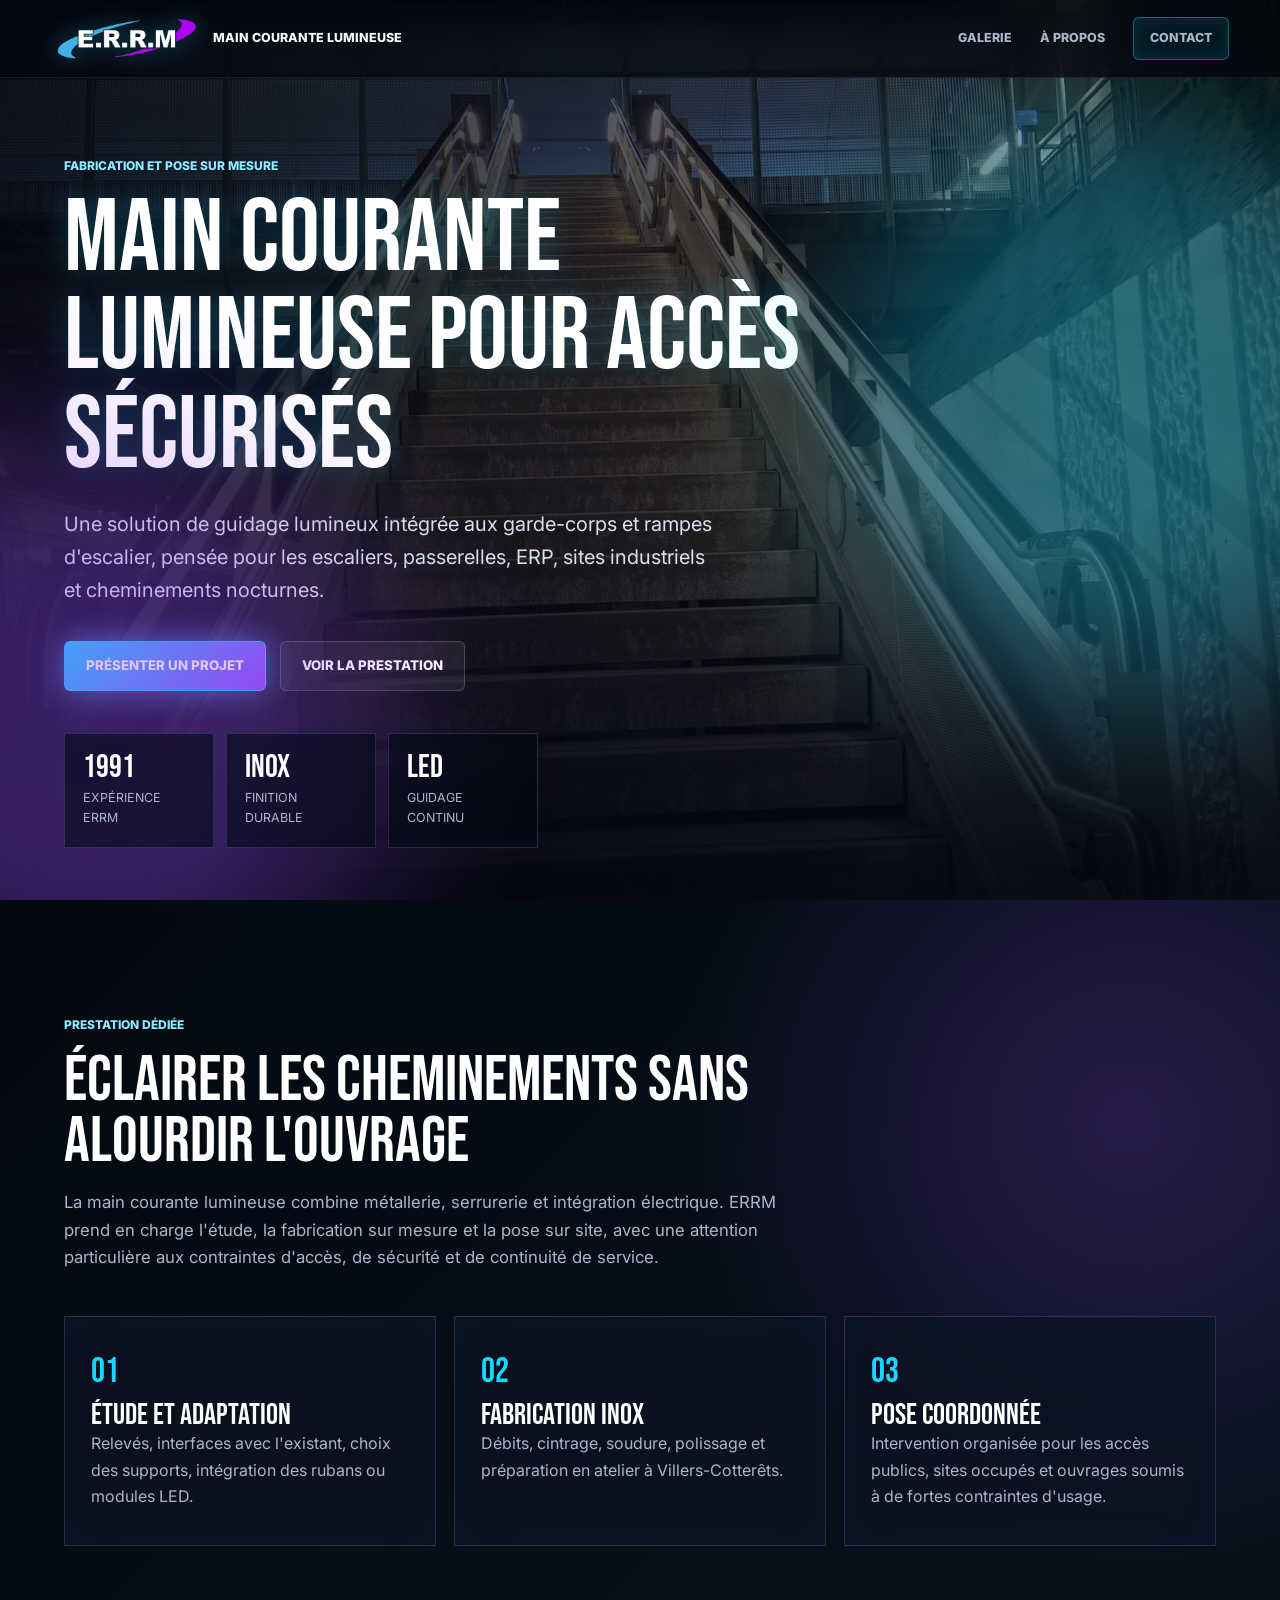
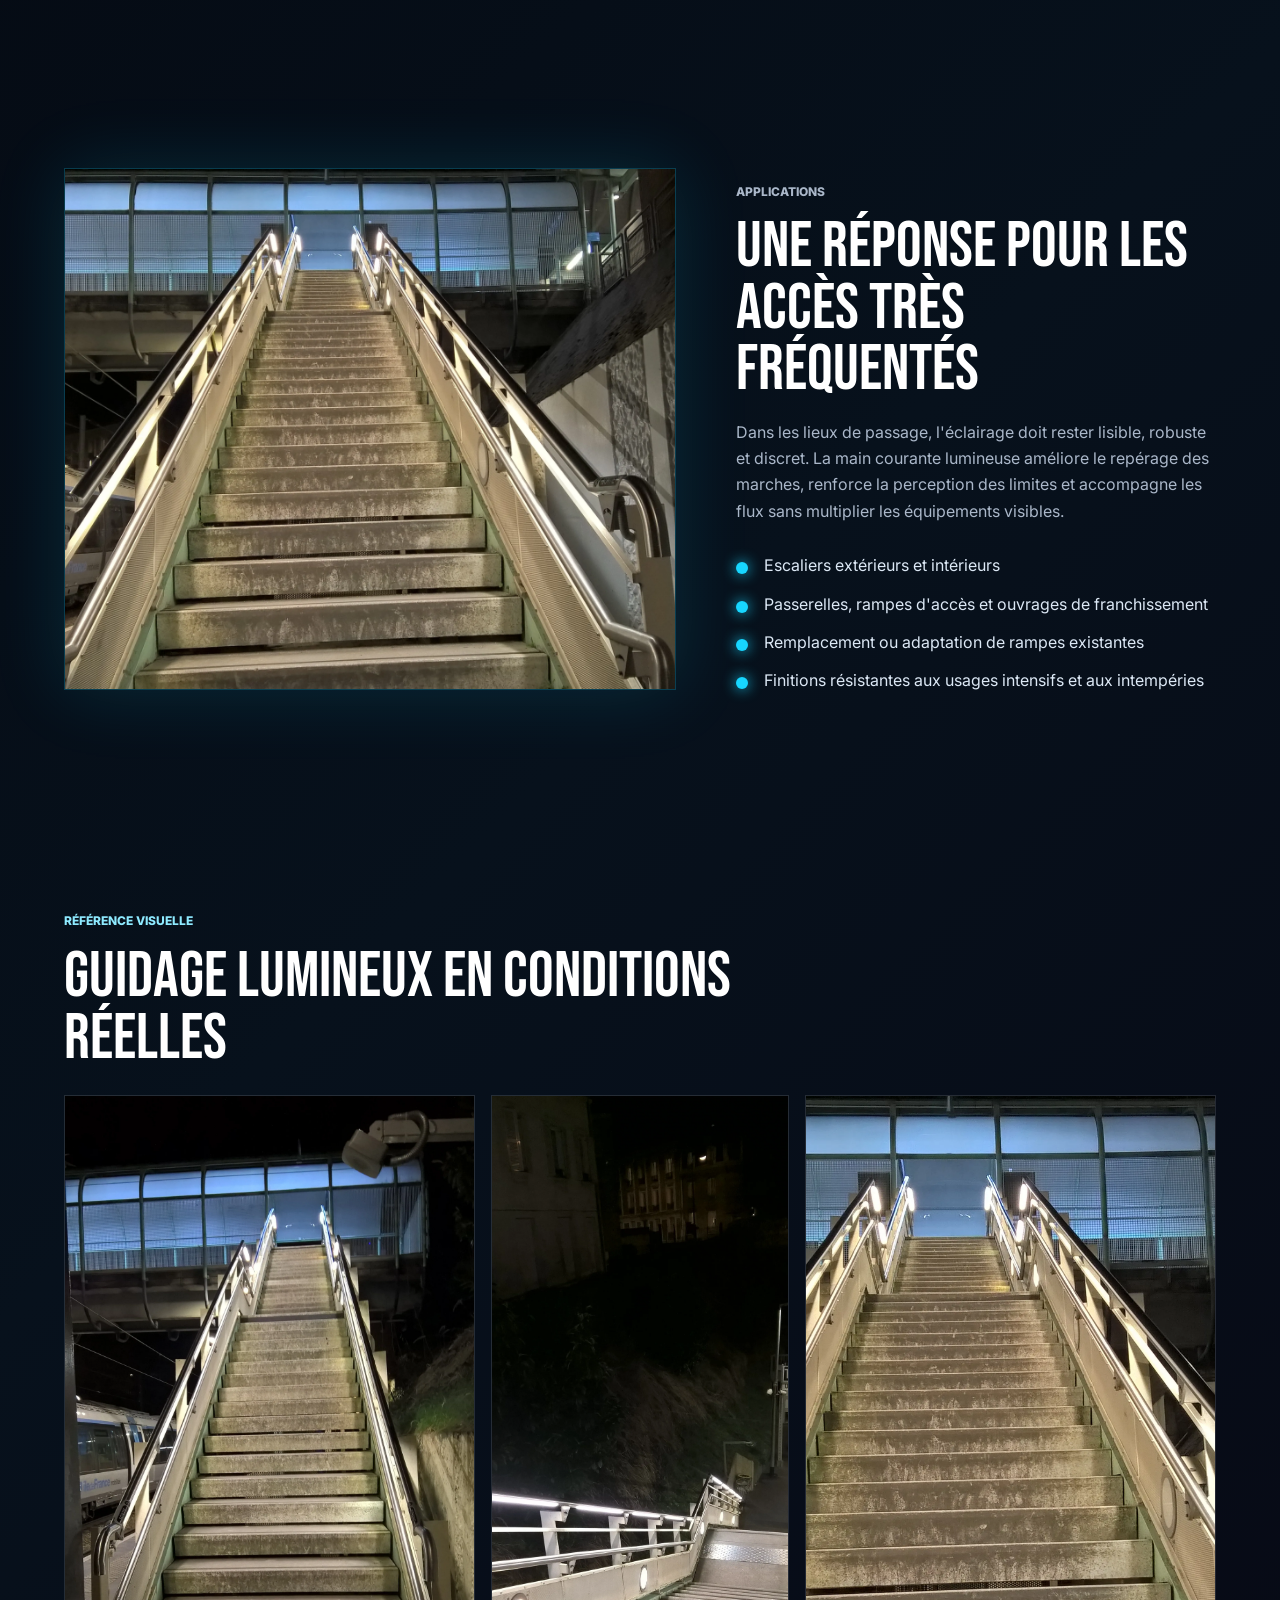
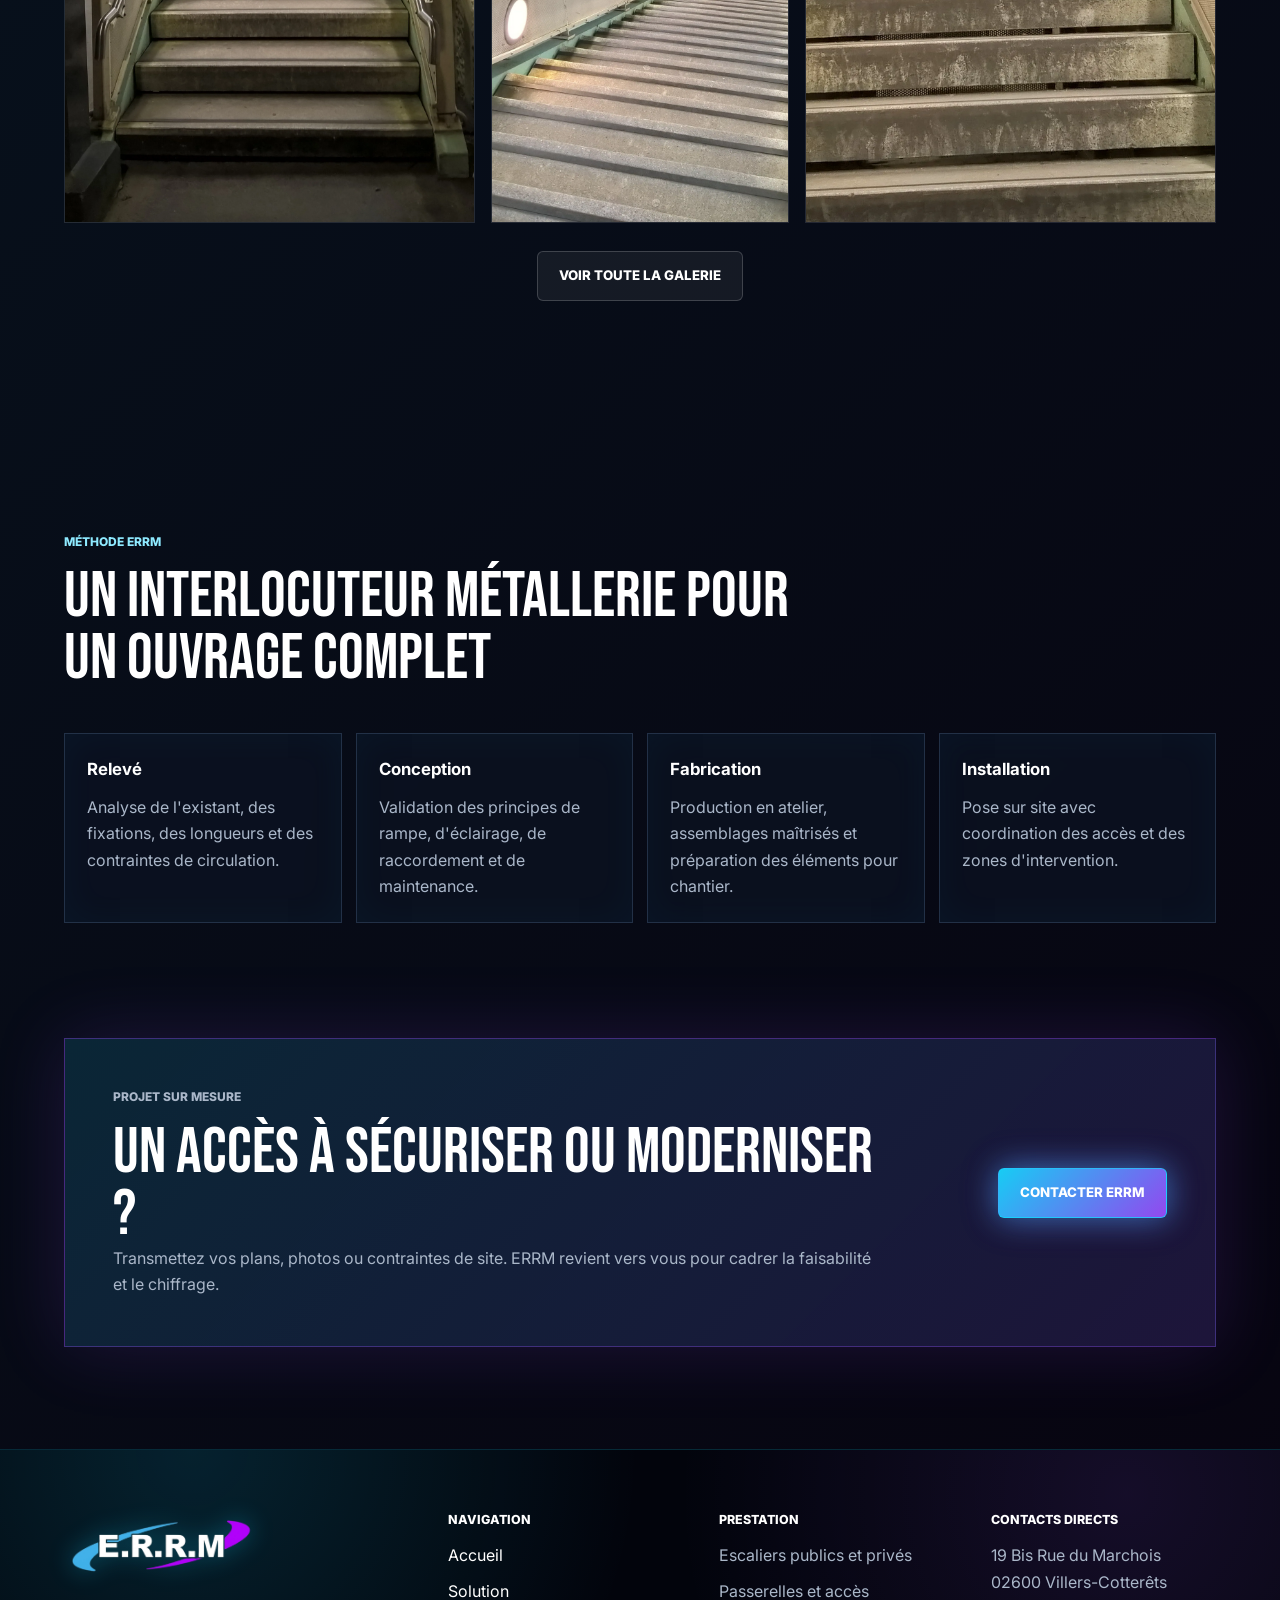
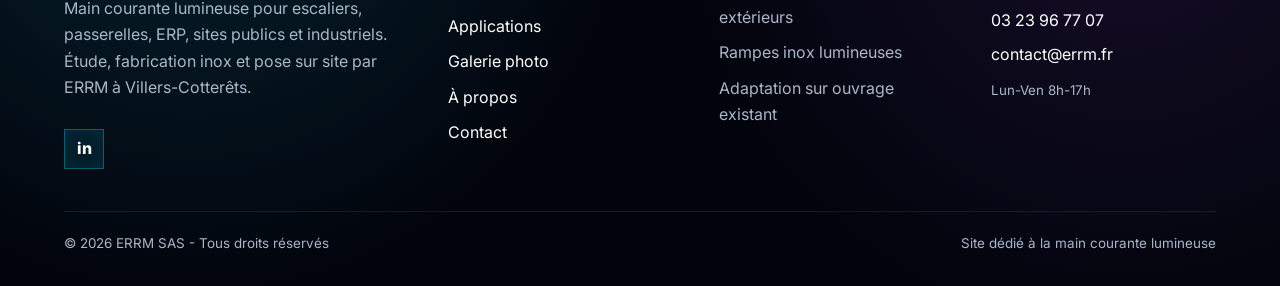
<file: index.html>
<!DOCTYPE html>
<html lang="fr">
<head>
    <meta charset="UTF-8" />
    <meta name="viewport" content="width=device-width, initial-scale=1.0" />
    <title>Main courante lumineuse | ERRM</title>
    <meta name="description" content="ERRM conçoit, fabrique et pose des mains courantes lumineuses pour escaliers, passerelles, accès publics, sites industriels et ERP." />
    <link rel="icon" href="images/favicon.png" type="image/png" />
    <link rel="stylesheet" href="css/style.css" />
</head>
<body>
    <nav class="navbar" aria-label="Navigation principale">
        <a class="brand" href="index.html" aria-label="ERRM - Main courante lumineuse">
            <img src="images/logo-errm-neon.png" alt="ERRM" />
            <span>Main courante lumineuse</span>
        </a>
        <button class="menu-toggle" aria-label="Ouvrir le menu" aria-expanded="false">
            <span></span><span></span><span></span>
        </button>
        <div class="nav-links">
            <a href="galerie.html">Galerie</a>
            <a href="a-propos.html">À propos</a>
            <a class="nav-cta" href="contact.html">Contact</a>
        </div>
    </nav>

    <main>
        <section class="hero">
            <div class="hero-media" aria-hidden="true"></div>
            <div class="glow glow-blue"></div>
            <div class="glow glow-violet"></div>
            <div class="hero-content">
                <p class="eyebrow">Fabrication et pose sur mesure</p>
                <h1>Main courante lumineuse pour accès sécurisés</h1>
                <p class="hero-text">
                    Une solution de guidage lumineux intégrée aux garde-corps et rampes d'escalier,
                    pensée pour les escaliers, passerelles, ERP, sites industriels et cheminements nocturnes.
                </p>
                <div class="hero-actions">
                    <a class="btn btn-primary" href="contact.html">Présenter un projet</a>
                    <a class="btn btn-secondary" href="#solution">Voir la prestation</a>
                </div>
                <dl class="hero-stats" aria-label="Points clés">
                    <div>
                        <dt>1991</dt>
                        <dd>expérience ERRM</dd>
                    </div>
                    <div>
                        <dt>INOX</dt>
                        <dd>finition durable</dd>
                    </div>
                    <div>
                        <dt>LED</dt>
                        <dd>guidage continu</dd>
                    </div>
                </dl>
            </div>
        </section>

        <section class="intro band" id="solution">
            <div class="section-head">
                <p class="eyebrow">Prestation dédiée</p>
                <h2>Éclairer les cheminements sans alourdir l'ouvrage</h2>
                <p>
                    La main courante lumineuse combine métallerie, serrurerie et intégration électrique.
                    ERRM prend en charge l'étude, la fabrication sur mesure et la pose sur site, avec
                    une attention particulière aux contraintes d'accès, de sécurité et de continuité de service.
                </p>
            </div>
            <div class="feature-grid">
                <article>
                    <span>01</span>
                    <h3>Étude et adaptation</h3>
                    <p>Relevés, interfaces avec l'existant, choix des supports, intégration des rubans ou modules LED.</p>
                </article>
                <article>
                    <span>02</span>
                    <h3>Fabrication inox</h3>
                    <p>Débits, cintrage, soudure, polissage et préparation en atelier à Villers-Cotterêts.</p>
                </article>
                <article>
                    <span>03</span>
                    <h3>Pose coordonnée</h3>
                    <p>Intervention organisée pour les accès publics, sites occupés et ouvrages soumis à de fortes contraintes d'usage.</p>
                </article>
            </div>
        </section>

        <section class="split" id="applications">
            <div class="split-image">
                <img src="images/main-courante-lumineuse-large.webp" alt="Escalier équipé de mains courantes lumineuses" />
            </div>
            <div class="split-copy">
                <p class="eyebrow">Applications</p>
                <h2>Une réponse pour les accès très fréquentés</h2>
                <p>
                    Dans les lieux de passage, l'éclairage doit rester lisible, robuste et discret.
                    La main courante lumineuse améliore le repérage des marches, renforce la perception
                    des limites et accompagne les flux sans multiplier les équipements visibles.
                </p>
                <ul class="check-list">
                    <li>Escaliers extérieurs et intérieurs</li>
                    <li>Passerelles, rampes d'accès et ouvrages de franchissement</li>
                    <li>Remplacement ou adaptation de rampes existantes</li>
                    <li>Finitions résistantes aux usages intensifs et aux intempéries</li>
                </ul>
            </div>
        </section>

        <section class="gallery band" id="realisations">
            <div class="section-head compact">
                <p class="eyebrow">Référence visuelle</p>
                <h2>Guidage lumineux en conditions réelles</h2>
            </div>
            <div class="photo-grid">
                <figure>
                    <img src="images/main-courante-lumineuse-hero.webp" alt="Escalier vu de face avec rampes lumineuses" />
                </figure>
                <figure>
                    <img src="images/main-courante-lumineuse-detail.webp" alt="Main courante lumineuse sur escalier de nuit" />
                </figure>
                <figure>
                    <img src="images/main-courante-lumineuse-large.webp" alt="Installation lumineuse sur deux mains courantes d'escalier" />
                </figure>
            </div>
            <div class="gallery-link-row">
                <a class="btn btn-secondary" href="galerie.html">Voir toute la galerie</a>
            </div>
        </section>

        <section class="process">
            <div class="section-head">
                <p class="eyebrow">Méthode ERRM</p>
                <h2>Un interlocuteur métallerie pour un ouvrage complet</h2>
            </div>
            <div class="timeline">
                <div>
                    <strong>Relevé</strong>
                    <p>Analyse de l'existant, des fixations, des longueurs et des contraintes de circulation.</p>
                </div>
                <div>
                    <strong>Conception</strong>
                    <p>Validation des principes de rampe, d'éclairage, de raccordement et de maintenance.</p>
                </div>
                <div>
                    <strong>Fabrication</strong>
                    <p>Production en atelier, assemblages maîtrisés et préparation des éléments pour chantier.</p>
                </div>
                <div>
                    <strong>Installation</strong>
                    <p>Pose sur site avec coordination des accès et des zones d'intervention.</p>
                </div>
            </div>
        </section>

        <section class="cta">
            <div>
                <p class="eyebrow">Projet sur mesure</p>
                <h2>Un accès à sécuriser ou moderniser ?</h2>
                <p>Transmettez vos plans, photos ou contraintes de site. ERRM revient vers vous pour cadrer la faisabilité et le chiffrage.</p>
            </div>
            <a class="btn btn-primary" href="contact.html">Contacter ERRM</a>
        </section>
    </main>

    <footer class="site-footer">
        <div class="footer-grid">
            <div class="footer-brand">
                <img src="images/logo-errm-neon.png" alt="ERRM" />
                <p>Main courante lumineuse pour escaliers, passerelles, ERP, sites publics et industriels. Étude, fabrication inox et pose sur site par ERRM à Villers-Cotterêts.</p>
                <a class="linkedin-link" href="https://www.linkedin.com/company/errm-02/" target="_blank" rel="noopener noreferrer" aria-label="ERRM sur LinkedIn">in</a>
            </div>
            <div>
                <h3>Navigation</h3>
                <ul>
                    <li><a href="index.html">Accueil</a></li>
                    <li><a href="index.html#solution">Solution</a></li>
                    <li><a href="index.html#applications">Applications</a></li>
                    <li><a href="galerie.html">Galerie photo</a></li>
                    <li><a href="a-propos.html">À propos</a></li>
                    <li><a href="contact.html">Contact</a></li>
                </ul>
            </div>
            <div>
                <h3>Prestation</h3>
                <ul>
                    <li>Escaliers publics et privés</li>
                    <li>Passerelles et accès extérieurs</li>
                    <li>Rampes inox lumineuses</li>
                    <li>Adaptation sur ouvrage existant</li>
                </ul>
            </div>
            <div>
                <h3>Contacts directs</h3>
                <address>
                    19 Bis Rue du Marchois<br />
                    02600 Villers-Cotterêts
                </address>
                <p><a href="tel:0323967707">03 23 96 77 07</a></p>
                <p><a href="mailto:contact@errm.fr">contact@errm.fr</a></p>
                <small>Lun-Ven 8h-17h</small>
            </div>
        </div>
        <div class="footer-bottom">
            <p>© 2026 ERRM SAS - Tous droits réservés</p>
            <p>Site dédié à la main courante lumineuse</p>
        </div>
    </footer>

    <script src="js/main.js"></script>
</body>
</html>
</file>
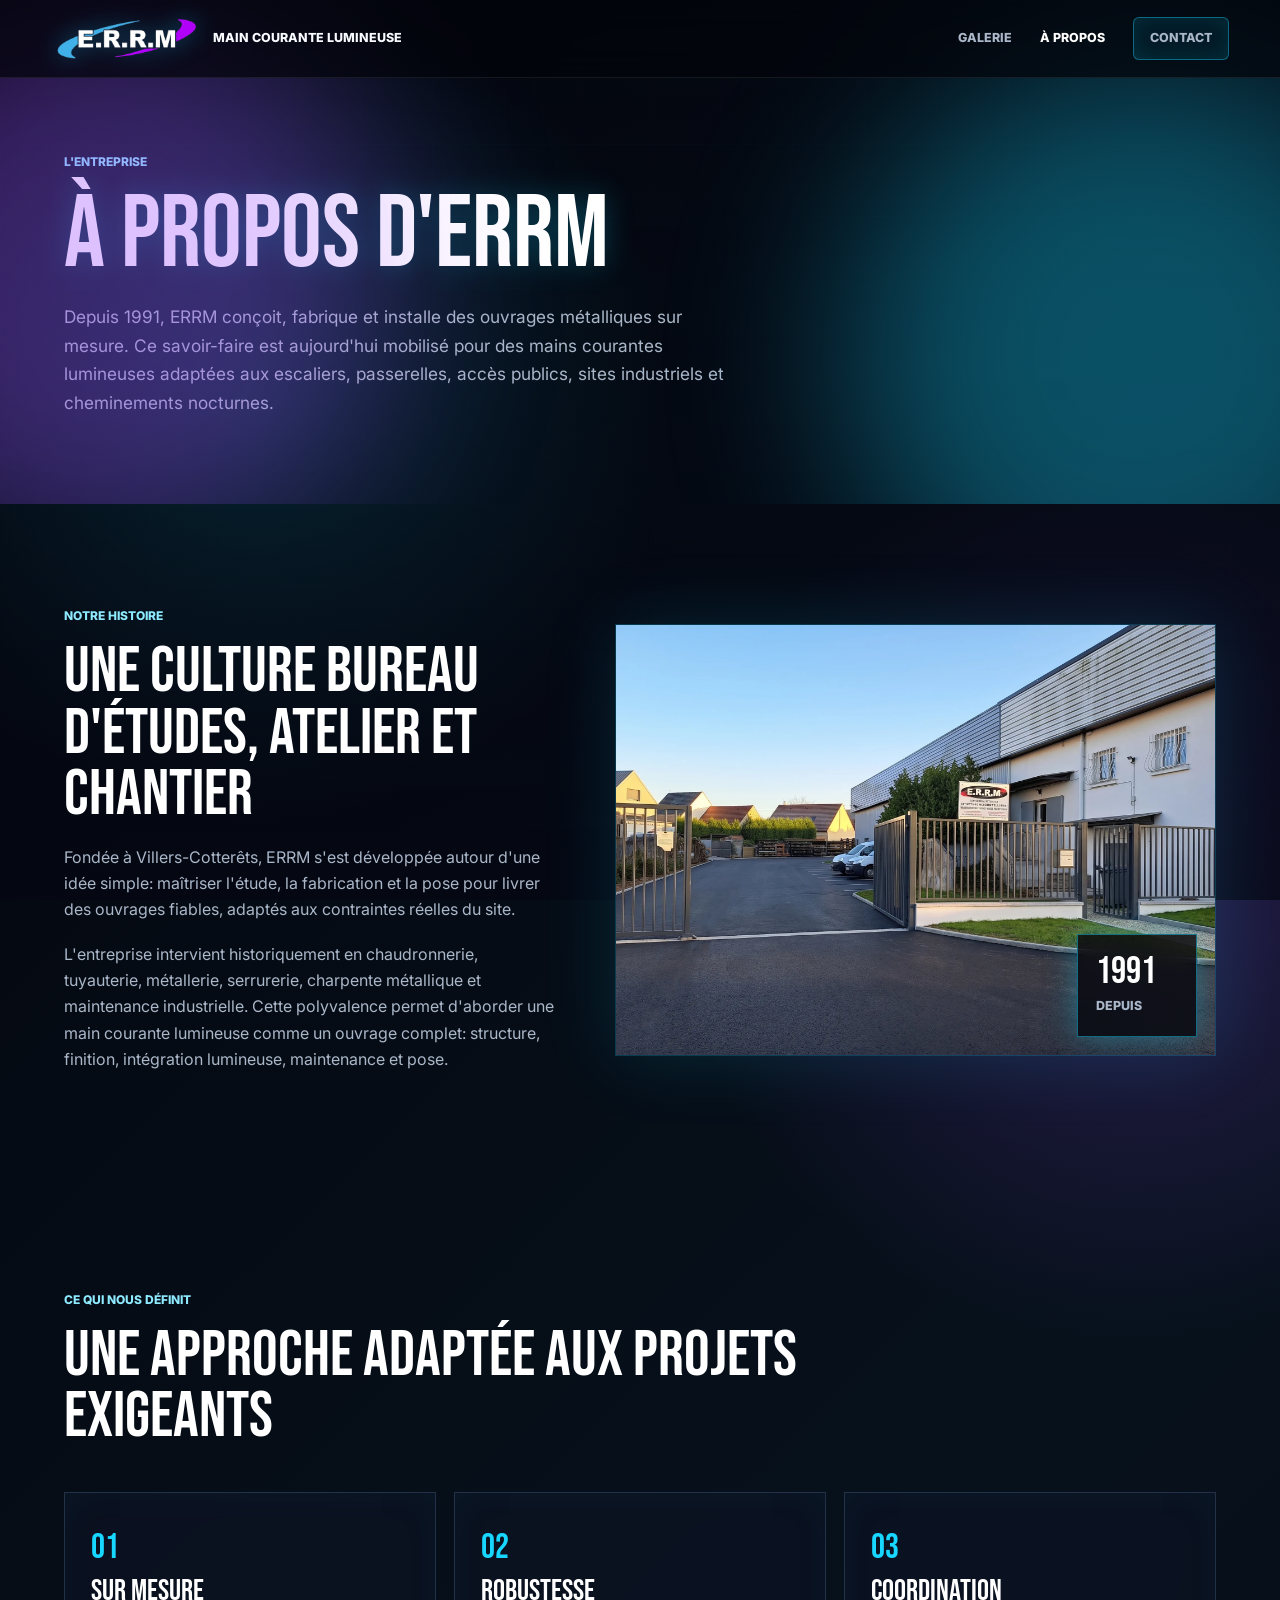
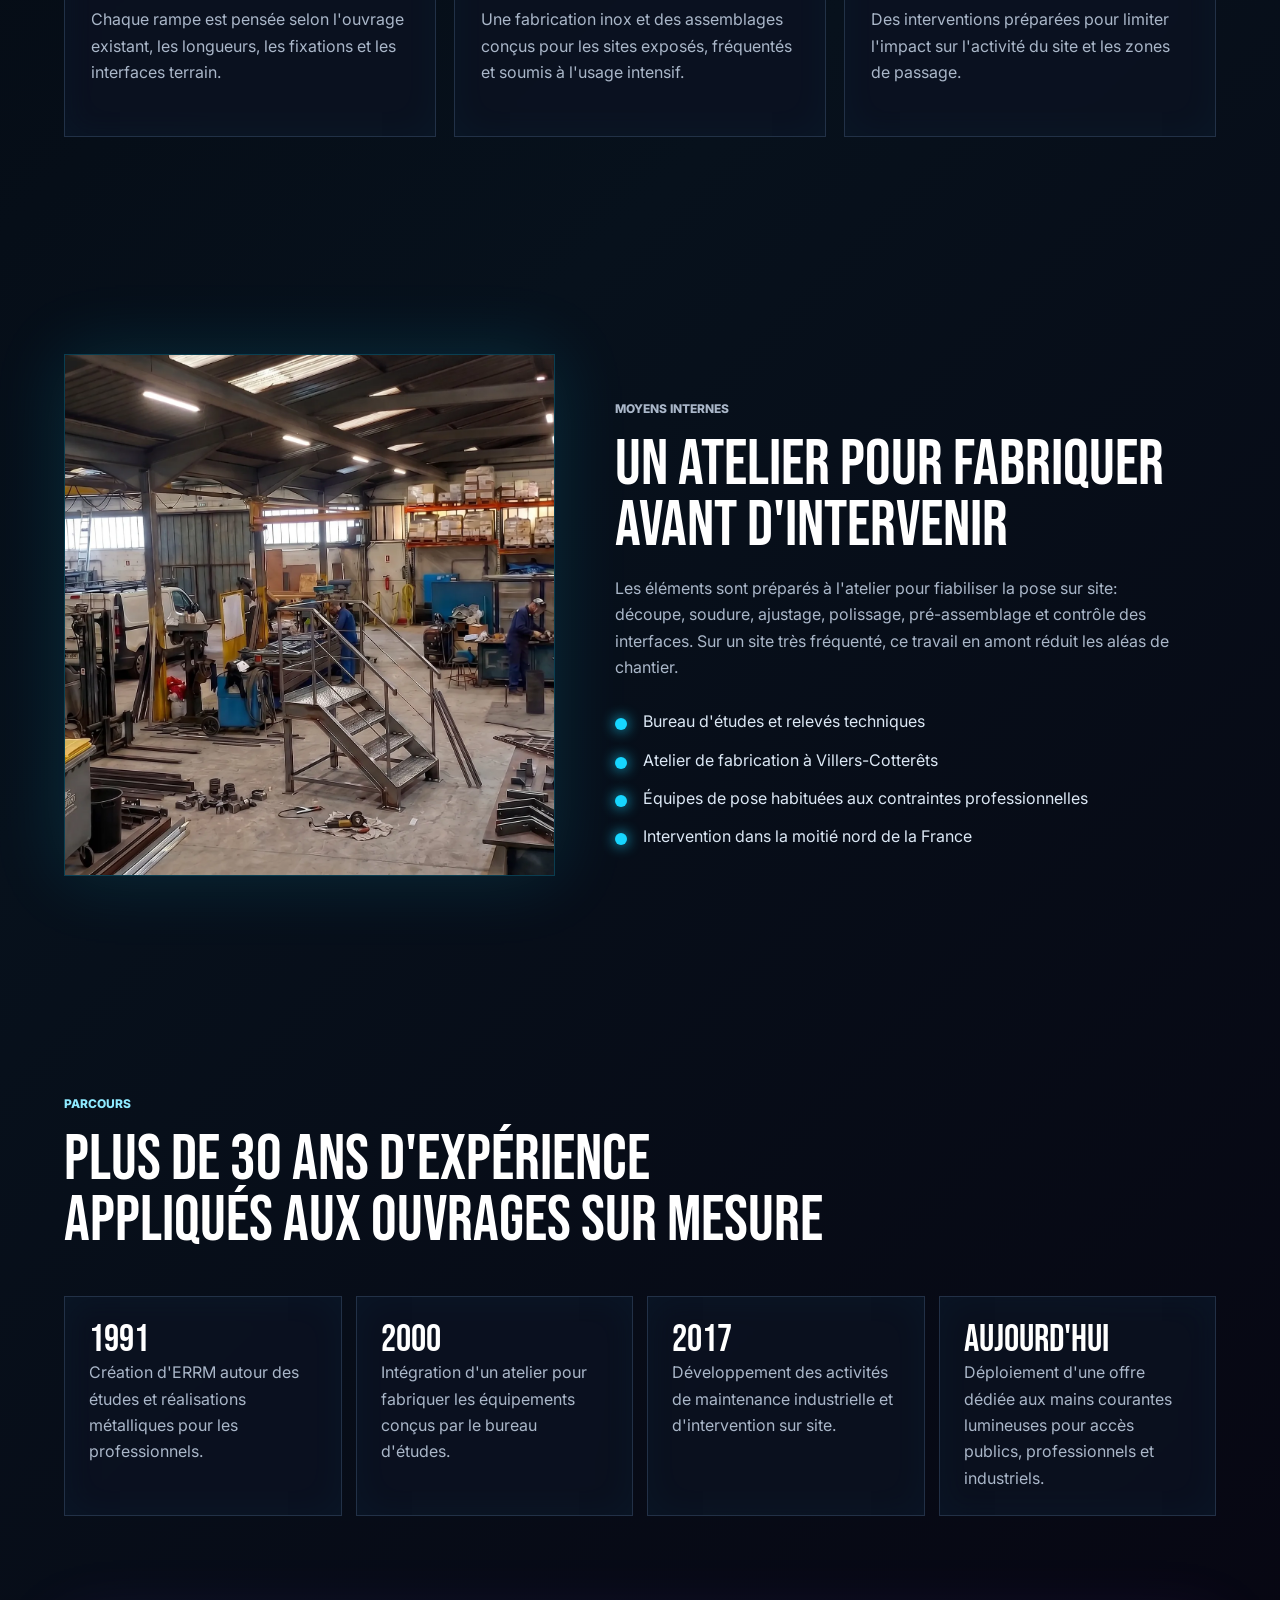
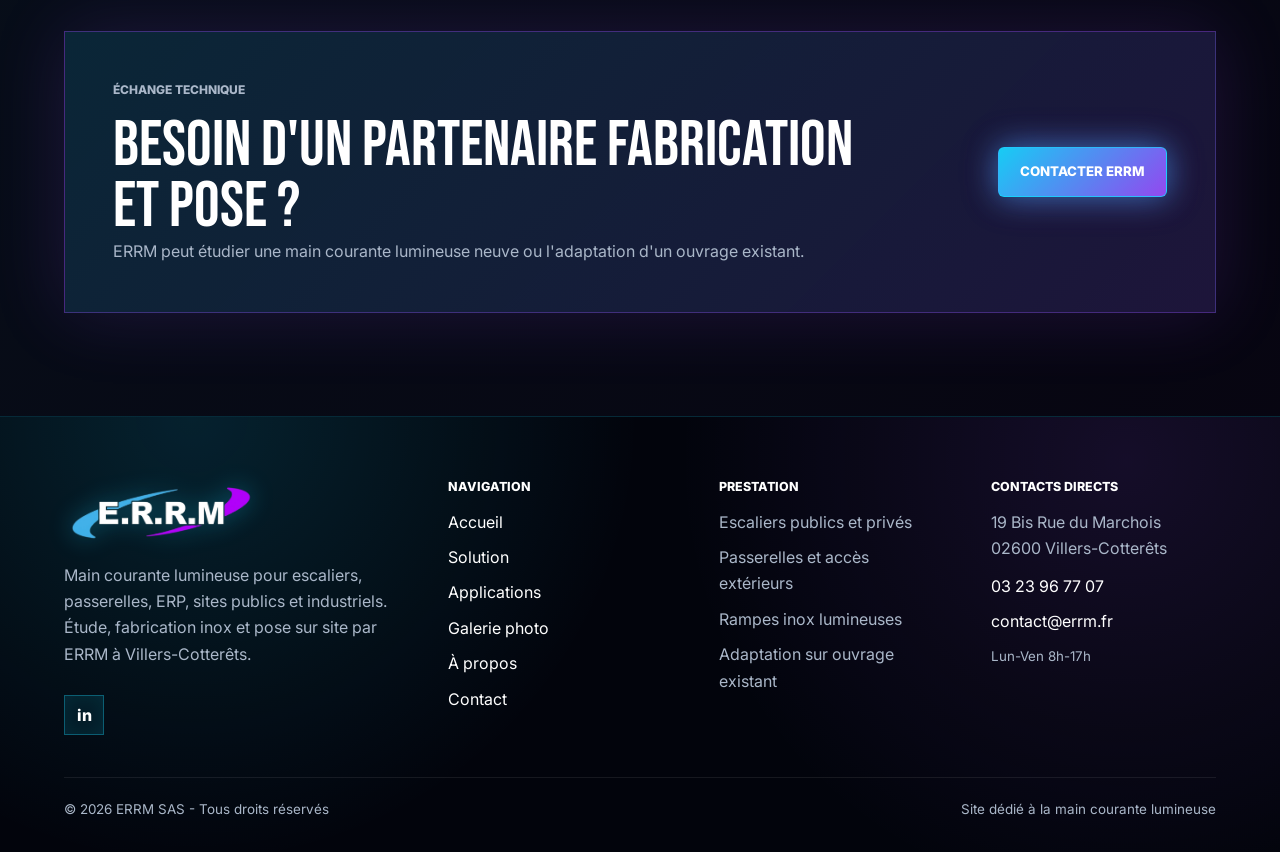
<file: a-propos.html>
<!DOCTYPE html>
<html lang="fr">
<head>
    <meta charset="UTF-8" />
    <meta name="viewport" content="width=device-width, initial-scale=1.0" />
    <title>À propos | ERRM Main courante lumineuse</title>
    <meta name="description" content="Découvrez ERRM, entreprise de métallerie, serrurerie et maintenance industrielle à Villers-Cotterêts, spécialisée dans les mains courantes lumineuses sur mesure." />
    <link rel="icon" href="images/favicon.png" type="image/png" />
    <link rel="stylesheet" href="css/style.css" />
</head>
<body>
    <nav class="navbar" aria-label="Navigation principale">
        <a class="brand" href="index.html" aria-label="ERRM - Main courante lumineuse">
            <img src="images/logo-errm-neon.png" alt="ERRM" />
            <span>Main courante lumineuse</span>
        </a>
        <button class="menu-toggle" aria-label="Ouvrir le menu" aria-expanded="false">
            <span></span><span></span><span></span>
        </button>
        <div class="nav-links">
            <a href="galerie.html">Galerie</a>
            <a class="active" href="a-propos.html">À propos</a>
            <a class="nav-cta" href="contact.html">Contact</a>
        </div>
    </nav>

    <main>
        <section class="page-hero about-hero">
            <div class="glow glow-blue"></div>
            <div class="glow glow-violet"></div>
            <div class="container narrow">
                <p class="eyebrow">L'entreprise</p>
                <h1>À propos d'ERRM</h1>
                <p>
                    Depuis 1991, ERRM conçoit, fabrique et installe des ouvrages métalliques sur mesure.
                    Ce savoir-faire est aujourd'hui mobilisé pour des mains courantes lumineuses adaptées
                    aux escaliers, passerelles, accès publics, sites industriels et cheminements nocturnes.
                </p>
            </div>
        </section>

        <section class="about-intro-section">
            <div class="about-layout">
                <div class="about-copy">
                    <p class="eyebrow">Notre histoire</p>
                    <h2>Une culture bureau d'études, atelier et chantier</h2>
                    <p>
                        Fondée à Villers-Cotterêts, ERRM s'est développée autour d'une idée simple:
                        maîtriser l'étude, la fabrication et la pose pour livrer des ouvrages fiables,
                        adaptés aux contraintes réelles du site.
                    </p>
                    <p>
                        L'entreprise intervient historiquement en chaudronnerie, tuyauterie, métallerie,
                        serrurerie, charpente métallique et maintenance industrielle. Cette polyvalence permet
                        d'aborder une main courante lumineuse comme un ouvrage complet: structure, finition,
                        intégration lumineuse, maintenance et pose.
                    </p>
                </div>
                <div class="about-photo-card">
                    <img src="images/facade-errm.webp" alt="Façade de l'entreprise ERRM à Villers-Cotterêts" />
                    <div class="year-badge">
                        <strong>1991</strong>
                        <span>Depuis</span>
                    </div>
                </div>
            </div>
        </section>

        <section class="values-section band">
            <div class="section-head">
                <p class="eyebrow">Ce qui nous définit</p>
                <h2>Une approche adaptée aux projets exigeants</h2>
            </div>
            <div class="feature-grid values-grid">
                <article>
                    <span>01</span>
                    <h3>Sur mesure</h3>
                    <p>Chaque rampe est pensée selon l'ouvrage existant, les longueurs, les fixations et les interfaces terrain.</p>
                </article>
                <article>
                    <span>02</span>
                    <h3>Robustesse</h3>
                    <p>Une fabrication inox et des assemblages conçus pour les sites exposés, fréquentés et soumis à l'usage intensif.</p>
                </article>
                <article>
                    <span>03</span>
                    <h3>Coordination</h3>
                    <p>Des interventions préparées pour limiter l'impact sur l'activité du site et les zones de passage.</p>
                </article>
            </div>
        </section>

        <section class="about-workshop">
            <div class="split-image">
                <img src="images/interieur-atelier.webp" alt="Intérieur de l'atelier ERRM" />
            </div>
            <div class="split-copy">
                <p class="eyebrow">Moyens internes</p>
                <h2>Un atelier pour fabriquer avant d'intervenir</h2>
                <p>
                    Les éléments sont préparés à l'atelier pour fiabiliser la pose sur site: découpe,
                    soudure, ajustage, polissage, pré-assemblage et contrôle des interfaces. Sur un site
                    très fréquenté, ce travail en amont réduit les aléas de chantier.
                </p>
                <ul class="check-list">
                    <li>Bureau d'études et relevés techniques</li>
                    <li>Atelier de fabrication à Villers-Cotterêts</li>
                    <li>Équipes de pose habituées aux contraintes professionnelles</li>
                    <li>Intervention dans la moitié nord de la France</li>
                </ul>
            </div>
        </section>

        <section class="history-section band">
            <div class="section-head">
                <p class="eyebrow">Parcours</p>
                <h2>Plus de 30 ans d'expérience appliqués aux ouvrages sur mesure</h2>
            </div>
            <div class="history-grid">
                <div>
                    <strong>1991</strong>
                    <p>Création d'ERRM autour des études et réalisations métalliques pour les professionnels.</p>
                </div>
                <div>
                    <strong>2000</strong>
                    <p>Intégration d'un atelier pour fabriquer les équipements conçus par le bureau d'études.</p>
                </div>
                <div>
                    <strong>2017</strong>
                    <p>Développement des activités de maintenance industrielle et d'intervention sur site.</p>
                </div>
                <div>
                    <strong>Aujourd'hui</strong>
                    <p>Déploiement d'une offre dédiée aux mains courantes lumineuses pour accès publics, professionnels et industriels.</p>
                </div>
            </div>
        </section>

        <section class="cta">
            <div>
                <p class="eyebrow">Échange technique</p>
                <h2>Besoin d'un partenaire fabrication et pose ?</h2>
                <p>ERRM peut étudier une main courante lumineuse neuve ou l'adaptation d'un ouvrage existant.</p>
            </div>
            <a class="btn btn-primary" href="contact.html">Contacter ERRM</a>
        </section>
    </main>

    <footer class="site-footer">
        <div class="footer-grid">
            <div class="footer-brand">
                <img src="images/logo-errm-neon.png" alt="ERRM" />
                <p>Main courante lumineuse pour escaliers, passerelles, ERP, sites publics et industriels. Étude, fabrication inox et pose sur site par ERRM à Villers-Cotterêts.</p>
                <a class="linkedin-link" href="https://www.linkedin.com/company/errm-02/" target="_blank" rel="noopener noreferrer" aria-label="ERRM sur LinkedIn">in</a>
            </div>
            <div>
                <h3>Navigation</h3>
                <ul>
                    <li><a href="index.html">Accueil</a></li>
                    <li><a href="index.html#solution">Solution</a></li>
                    <li><a href="index.html#applications">Applications</a></li>
                    <li><a href="galerie.html">Galerie photo</a></li>
                    <li><a href="a-propos.html">À propos</a></li>
                    <li><a href="contact.html">Contact</a></li>
                </ul>
            </div>
            <div>
                <h3>Prestation</h3>
                <ul>
                    <li>Escaliers publics et privés</li>
                    <li>Passerelles et accès extérieurs</li>
                    <li>Rampes inox lumineuses</li>
                    <li>Adaptation sur ouvrage existant</li>
                </ul>
            </div>
            <div>
                <h3>Contacts directs</h3>
                <address>
                    19 Bis Rue du Marchois<br />
                    02600 Villers-Cotterêts
                </address>
                <p><a href="tel:0323967707">03 23 96 77 07</a></p>
                <p><a href="mailto:contact@errm.fr">contact@errm.fr</a></p>
                <small>Lun-Ven 8h-17h</small>
            </div>
        </div>
        <div class="footer-bottom">
            <p>© 2026 ERRM SAS - Tous droits réservés</p>
            <p>Site dédié à la main courante lumineuse</p>
        </div>
    </footer>

    <script src="js/main.js"></script>
</body>
</html>
</file>
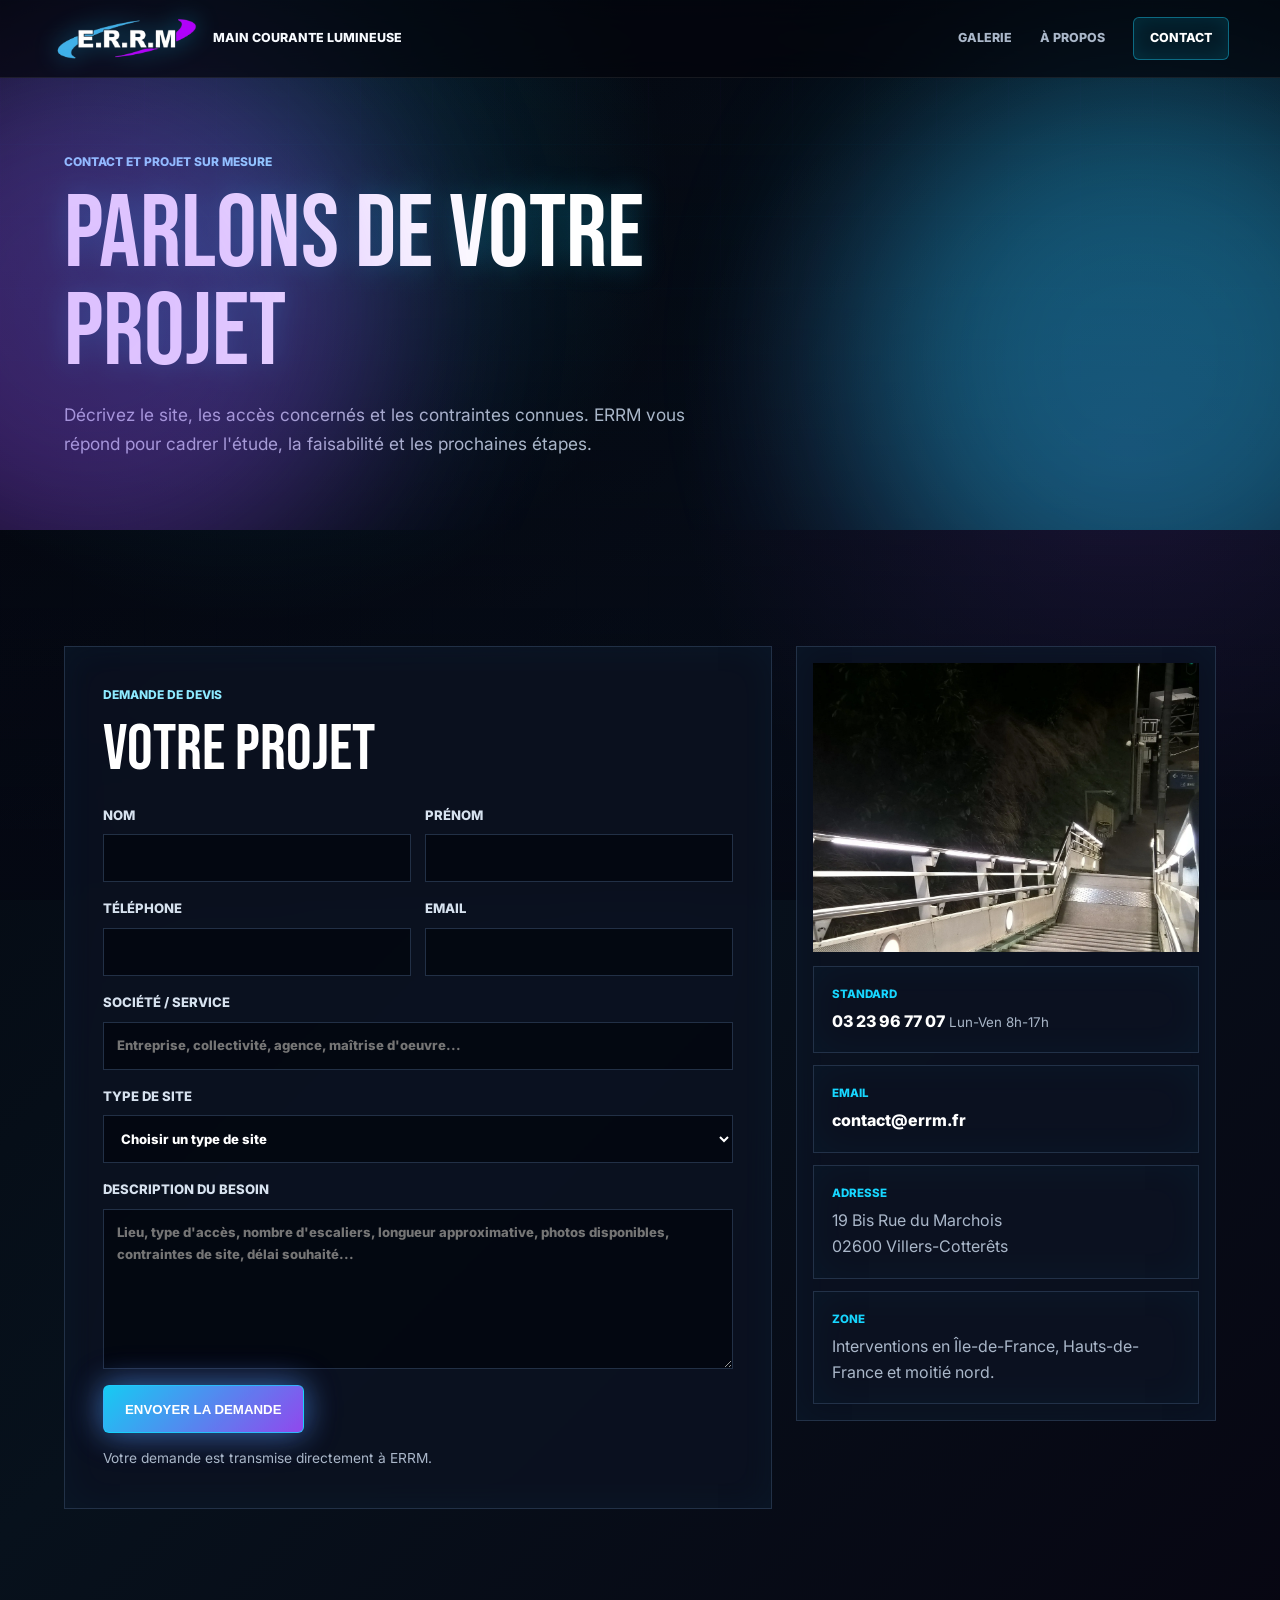
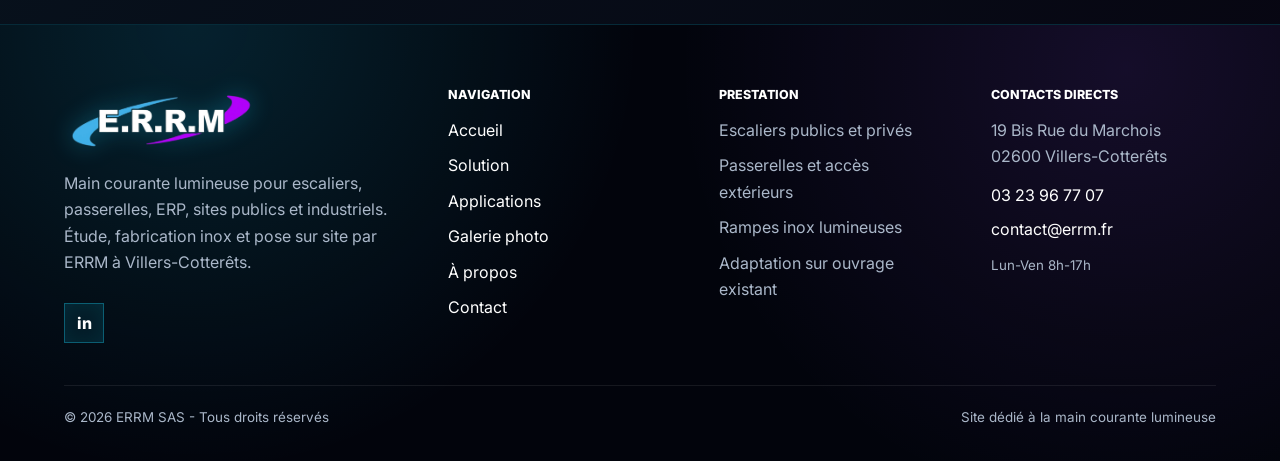
<file: contact.html>
<!DOCTYPE html>
<html lang="fr">
<head>
    <meta charset="UTF-8" />
    <meta name="viewport" content="width=device-width, initial-scale=1.0" />
    <title>Contact | Main courante lumineuse ERRM</title>
    <meta name="description" content="Contactez ERRM pour une main courante lumineuse destinée aux escaliers, passerelles, accès publics, ERP et sites industriels." />
    <link rel="icon" href="images/favicon.png" type="image/png" />
    <link rel="stylesheet" href="css/style.css" />
</head>
<body>
    <nav class="navbar" aria-label="Navigation principale">
        <a class="brand" href="index.html" aria-label="ERRM - Main courante lumineuse">
            <img src="images/logo-errm-neon.png" alt="ERRM" />
            <span>Main courante lumineuse</span>
        </a>
        <button class="menu-toggle" aria-label="Ouvrir le menu" aria-expanded="false">
            <span></span><span></span><span></span>
        </button>
        <div class="nav-links">
            <a href="galerie.html">Galerie</a>
            <a href="a-propos.html">À propos</a>
            <a class="nav-cta active" href="contact.html">Contact</a>
        </div>
    </nav>

    <main>
        <section class="page-hero">
            <div class="glow glow-blue"></div>
            <div class="glow glow-violet"></div>
            <div class="container narrow">
                <p class="eyebrow">Contact et projet sur mesure</p>
                <h1>Parlons de votre projet</h1>
                <p>
                    Décrivez le site, les accès concernés et les contraintes connues. ERRM vous répond pour cadrer
                    l'étude, la faisabilité et les prochaines étapes.
                </p>
            </div>
        </section>

        <section class="contact-section">
            <div class="contact-grid">
                <form class="contact-form" id="contact-form" action="https://formspree.io/f/mnjyeajy" method="POST" novalidate>
                    <div class="form-title">
                        <p class="eyebrow">Demande de devis</p>
                        <h2>Votre projet</h2>
                    </div>
                    <div class="form-row">
                        <label>
                            Nom
                            <input type="text" name="nom" autocomplete="family-name" required />
                        </label>
                        <label>
                            Prénom
                            <input type="text" name="prenom" autocomplete="given-name" required />
                        </label>
                    </div>
                    <div class="form-row">
                        <label>
                            Téléphone
                            <input type="tel" name="telephone" autocomplete="tel" required />
                        </label>
                        <label>
                            Email
                            <input type="email" name="email" autocomplete="email" required />
                        </label>
                    </div>
                    <label>
                        Société / service
                        <input type="text" name="societe" autocomplete="organization" placeholder="Entreprise, collectivité, agence, maîtrise d'oeuvre..." />
                    </label>
                    <label>
                        Type de site
                        <select name="type_site" required>
                            <option value="" disabled selected>Choisir un type de site</option>
                            <option>ERP / bâtiment public</option>
                            <option>Site industriel</option>
                            <option>Gare ou accès de transport</option>
                            <option>Passerelle</option>
                            <option>Escalier extérieur</option>
                            <option>Escalier intérieur</option>
                            <option>Autre ouvrage</option>
                        </select>
                    </label>
                    <label>
                        Description du besoin
                        <textarea name="message" required placeholder="Lieu, type d'accès, nombre d'escaliers, longueur approximative, photos disponibles, contraintes de site, délai souhaité..."></textarea>
                    </label>
                    <input type="text" name="_gotcha" class="honeypot" tabindex="-1" autocomplete="off" />
                    <input type="hidden" name="_subject" value="Demande main courante lumineuse ERRM" />
                    <button class="btn btn-primary" type="submit">Envoyer la demande</button>
                    <p class="form-note">Votre demande est transmise directement à ERRM.</p>
                </form>

                <aside class="contact-panel" aria-label="Coordonnées ERRM">
                    <img src="images/main-courante-lumineuse-detail.webp" alt="Détail d'une rampe lumineuse installée sur escalier" />
                    <div class="info-block">
                        <span>Standard</span>
                        <a href="tel:0323967707">03 23 96 77 07</a>
                        <small>Lun-Ven 8h-17h</small>
                    </div>
                    <div class="info-block">
                        <span>Email</span>
                        <a href="mailto:contact@errm.fr">contact@errm.fr</a>
                    </div>
                    <div class="info-block">
                        <span>Adresse</span>
                        <p>19 Bis Rue du Marchois<br />02600 Villers-Cotterêts</p>
                    </div>
                    <div class="info-block">
                        <span>Zone</span>
                        <p>Interventions en Île-de-France, Hauts-de-France et moitié nord.</p>
                    </div>
                </aside>
            </div>
        </section>
    </main>

    <footer class="site-footer">
        <div class="footer-grid">
            <div class="footer-brand">
                <img src="images/logo-errm-neon.png" alt="ERRM" />
                <p>Main courante lumineuse pour escaliers, passerelles, ERP, sites publics et industriels. Étude, fabrication inox et pose sur site par ERRM à Villers-Cotterêts.</p>
                <a class="linkedin-link" href="https://www.linkedin.com/company/errm-02/" target="_blank" rel="noopener noreferrer" aria-label="ERRM sur LinkedIn">in</a>
            </div>
            <div>
                <h3>Navigation</h3>
                <ul>
                    <li><a href="index.html">Accueil</a></li>
                    <li><a href="index.html#solution">Solution</a></li>
                    <li><a href="index.html#applications">Applications</a></li>
                    <li><a href="galerie.html">Galerie photo</a></li>
                    <li><a href="a-propos.html">À propos</a></li>
                    <li><a href="contact.html">Contact</a></li>
                </ul>
            </div>
            <div>
                <h3>Prestation</h3>
                <ul>
                    <li>Escaliers publics et privés</li>
                    <li>Passerelles et accès extérieurs</li>
                    <li>Rampes inox lumineuses</li>
                    <li>Adaptation sur ouvrage existant</li>
                </ul>
            </div>
            <div>
                <h3>Contacts directs</h3>
                <address>
                    19 Bis Rue du Marchois<br />
                    02600 Villers-Cotterêts
                </address>
                <p><a href="tel:0323967707">03 23 96 77 07</a></p>
                <p><a href="mailto:contact@errm.fr">contact@errm.fr</a></p>
                <small>Lun-Ven 8h-17h</small>
            </div>
        </div>
        <div class="footer-bottom">
            <p>© 2026 ERRM SAS - Tous droits réservés</p>
            <p>Site dédié à la main courante lumineuse</p>
        </div>
    </footer>

    <script src="js/main.js"></script>
</body>
</html>
</file>
<file: css/style.css>
@import url('https://fonts.googleapis.com/css2?family=Bebas+Neue&family=Inter:wght@300;400;500;600;700;800&display=swap');

*,
*::before,
*::after {
    box-sizing: border-box;
}

:root {
    --bg: #050712;
    --bg-soft: #0b1020;
    --panel: rgba(12, 18, 34, 0.78);
    --panel-strong: rgba(16, 24, 44, 0.94);
    --line: rgba(147, 197, 253, 0.18);
    --text: #f8fbff;
    --muted: #aab7c9;
    --blue: #17d6ff;
    --violet: #9d4dff;
    --cyan-soft: #8eeaff;
    --white: #ffffff;
    --font-title: 'Bebas Neue', Impact, sans-serif;
    --font-body: 'Inter', Arial, sans-serif;
    --shadow-blue: 0 0 30px rgba(23, 214, 255, 0.38);
    --shadow-violet: 0 0 36px rgba(157, 77, 255, 0.36);
}

html {
    scroll-behavior: smooth;
}

body {
    margin: 0;
    min-width: 320px;
    background:
        radial-gradient(circle at 20% 10%, rgba(23, 214, 255, 0.22), transparent 26rem),
        radial-gradient(circle at 88% 22%, rgba(157, 77, 255, 0.22), transparent 28rem),
        linear-gradient(135deg, #03050c 0%, #07111c 46%, #07030f 100%);
    color: var(--text);
    font-family: var(--font-body);
    line-height: 1.65;
    overflow-x: hidden;
}

body::before {
    content: "";
    position: fixed;
    inset: 0;
    z-index: -2;
    opacity: 0.22;
    background-image:
        linear-gradient(rgba(23, 214, 255, 0.11) 1px, transparent 1px),
        linear-gradient(90deg, rgba(157, 77, 255, 0.1) 1px, transparent 1px);
    background-size: 72px 72px;
    mask-image: linear-gradient(to bottom, #000, transparent 88%);
}

body::after {
    content: "";
    position: fixed;
    inset: 0;
    z-index: -1;
    pointer-events: none;
    background: linear-gradient(180deg, rgba(5, 7, 18, 0.05), rgba(5, 7, 18, 0.72));
}

a {
    color: inherit;
    text-decoration: none;
}

img {
    display: block;
    max-width: 100%;
}

h1,
h2,
h3 {
    margin: 0;
    color: var(--white);
    font-family: var(--font-title);
    font-weight: 400;
    line-height: 0.96;
    letter-spacing: 0;
}

h1 {
    max-width: 780px;
    font-size: clamp(4.1rem, 8vw, 7.8rem);
    text-shadow: 0 0 28px rgba(23, 214, 255, 0.26);
}

h2 {
    font-size: clamp(2.55rem, 5vw, 4.6rem);
}

h3 {
    font-size: 1.9rem;
}

p {
    margin: 0;
}

.navbar {
    position: fixed;
    top: 0;
    left: 0;
    right: 0;
    z-index: 20;
    display: flex;
    align-items: center;
    justify-content: space-between;
    min-height: 74px;
    padding: 14px clamp(18px, 4vw, 56px);
    border-bottom: 1px solid rgba(255, 255, 255, 0.08);
    background: rgba(3, 5, 12, 0.72);
    backdrop-filter: blur(18px);
    transition: background 0.24s ease, border-color 0.24s ease;
}

.navbar.is-scrolled {
    border-color: rgba(23, 214, 255, 0.2);
    background: rgba(3, 5, 12, 0.9);
}

.brand {
    display: flex;
    align-items: center;
    gap: 14px;
    color: var(--text);
    font-size: 0.78rem;
    font-weight: 800;
    text-transform: uppercase;
}

.brand img {
    width: 148px;
    height: auto;
    filter: drop-shadow(0 0 12px rgba(23, 214, 255, 0.36));
}

.nav-links {
    display: flex;
    align-items: center;
    gap: 28px;
    color: var(--muted);
    font-size: 0.78rem;
    font-weight: 800;
    text-transform: uppercase;
}

.nav-links a {
    position: relative;
}

.nav-links a:hover,
.nav-links a.active {
    color: var(--white);
}

.nav-cta {
    padding: 10px 16px;
    border: 1px solid rgba(23, 214, 255, 0.42);
    border-radius: 6px;
    background: rgba(23, 214, 255, 0.08);
    box-shadow: inset 0 0 20px rgba(23, 214, 255, 0.1);
}

.menu-toggle {
    display: none;
    width: 42px;
    height: 42px;
    border: 1px solid rgba(255, 255, 255, 0.14);
    background: rgba(255, 255, 255, 0.04);
}

.menu-toggle span {
    display: block;
    width: 18px;
    height: 2px;
    margin: 4px auto;
    background: var(--text);
}

.hero {
    position: relative;
    min-height: 100svh;
    display: grid;
    align-items: end;
    padding: 132px clamp(20px, 5vw, 72px) 52px;
    overflow: hidden;
}

.hero-media {
    position: absolute;
    inset: 0;
    z-index: -3;
    background:
        linear-gradient(90deg, rgba(5, 7, 18, 0.88) 0%, rgba(5, 7, 18, 0.58) 48%, rgba(5, 7, 18, 0.12) 100%),
        linear-gradient(0deg, rgba(5, 7, 18, 0.78), rgba(5, 7, 18, 0.1) 38%),
        url("../images/main-courante-lumineuse-large.webp") center / cover no-repeat;
}

.glow {
    position: absolute;
    width: 46vw;
    max-width: 620px;
    aspect-ratio: 1;
    border-radius: 999px;
    filter: blur(92px);
    opacity: 0.34;
    pointer-events: none;
}

.glow-blue {
    right: -12%;
    top: 12%;
    background: var(--blue);
}

.glow-violet {
    left: -16%;
    bottom: -14%;
    background: var(--violet);
}

.hero-content {
    max-width: 860px;
}

.eyebrow {
    margin-bottom: 15px;
    color: var(--cyan-soft);
    font-size: 0.75rem;
    font-weight: 800;
    text-transform: uppercase;
}

.hero-text {
    max-width: 650px;
    margin-top: 22px;
    color: #d7e2ef;
    font-size: clamp(1.03rem, 1.8vw, 1.25rem);
}

.hero-actions {
    display: flex;
    flex-wrap: wrap;
    gap: 14px;
    margin-top: 34px;
}

.btn {
    display: inline-flex;
    align-items: center;
    justify-content: center;
    min-height: 48px;
    padding: 13px 21px;
    border: 1px solid transparent;
    border-radius: 6px;
    color: var(--white);
    font-size: 0.83rem;
    font-weight: 800;
    text-transform: uppercase;
}

.btn-primary {
    border-color: rgba(23, 214, 255, 0.72);
    background: linear-gradient(135deg, rgba(23, 214, 255, 0.95), rgba(157, 77, 255, 0.92));
    box-shadow: var(--shadow-blue), var(--shadow-violet);
}

.btn-secondary {
    border-color: rgba(255, 255, 255, 0.18);
    background: rgba(255, 255, 255, 0.06);
}

.hero-stats {
    display: grid;
    grid-template-columns: repeat(3, minmax(0, 150px));
    gap: 12px;
    margin: 42px 0 0;
    padding: 0;
}

.hero-stats div {
    padding: 18px;
    border: 1px solid var(--line);
    background: rgba(5, 10, 22, 0.58);
    backdrop-filter: blur(12px);
}

.hero-stats dt {
    color: var(--white);
    font-family: var(--font-title);
    font-size: 2rem;
    line-height: 1;
}

.hero-stats dd {
    margin: 4px 0 0;
    color: var(--muted);
    font-size: 0.78rem;
    text-transform: uppercase;
}

.band,
.process,
.contact-section {
    padding: clamp(72px, 9vw, 118px) clamp(20px, 5vw, 72px);
}

.section-head {
    max-width: 760px;
    margin-bottom: 44px;
}

.section-head p:not(.eyebrow) {
    margin-top: 16px;
    color: var(--muted);
    font-size: 1.05rem;
}

.section-head.compact {
    margin-bottom: 26px;
}

.feature-grid {
    display: grid;
    grid-template-columns: repeat(3, minmax(0, 1fr));
    gap: 18px;
}

.feature-grid article,
.timeline div,
.contact-form,
.contact-panel,
.info-block,
.history-grid div {
    border: 1px solid var(--line);
    background: var(--panel);
    box-shadow: inset 0 0 38px rgba(23, 214, 255, 0.04);
    backdrop-filter: blur(14px);
}

.feature-grid article {
    min-height: 230px;
    padding: 26px;
}

.feature-grid span {
    color: var(--blue);
    font-family: var(--font-title);
    font-size: 2.2rem;
}

.feature-grid p,
.timeline p,
.split-copy p,
.cta p,
.contact-panel p,
.info-block small,
.form-note {
    color: var(--muted);
}

.split {
    display: grid;
    grid-template-columns: minmax(0, 1.12fr) minmax(320px, 0.88fr);
    gap: clamp(28px, 5vw, 60px);
    align-items: center;
    padding: clamp(72px, 8vw, 112px) clamp(20px, 5vw, 72px);
}

.split-image {
    min-height: 520px;
    border: 1px solid rgba(23, 214, 255, 0.24);
    box-shadow: 0 0 70px rgba(23, 214, 255, 0.14);
    overflow: hidden;
}

.split-image img {
    width: 100%;
    height: 100%;
    min-height: 520px;
    object-fit: cover;
}

.split-copy {
    max-width: 560px;
}

.split-copy p {
    margin-top: 18px;
}

.check-list {
    display: grid;
    gap: 12px;
    margin: 28px 0 0;
    padding: 0;
    list-style: none;
}

.check-list li {
    position: relative;
    padding-left: 28px;
    color: #dce8f5;
}

.check-list li::before {
    content: "";
    position: absolute;
    left: 0;
    top: 0.62em;
    width: 12px;
    height: 12px;
    border-radius: 50%;
    background: var(--blue);
    box-shadow: 0 0 14px var(--blue);
}

.photo-grid {
    display: grid;
    grid-template-columns: 1.1fr 0.8fr 1.1fr;
    gap: 16px;
}

.photo-grid figure {
    margin: 0;
    min-height: 410px;
    border: 1px solid rgba(255, 255, 255, 0.12);
    overflow: hidden;
}

.photo-grid img {
    width: 100%;
    height: 100%;
    min-height: 410px;
    object-fit: cover;
}

.gallery-link-row {
    display: flex;
    justify-content: center;
    margin-top: 28px;
}

.gallery-page-section {
    padding: clamp(72px, 9vw, 118px) clamp(20px, 5vw, 72px);
}

.gallery-page-toolbar {
    display: flex;
    align-items: end;
    justify-content: space-between;
    gap: 24px;
    margin-bottom: 28px;
}

.gallery-page-grid {
    display: grid;
    grid-template-columns: repeat(3, minmax(0, 1fr));
    gap: 16px;
}

.gallery-page-item {
    position: relative;
    min-height: 360px;
    border: 1px solid rgba(23, 214, 255, 0.22);
    overflow: hidden;
    cursor: pointer;
    background: var(--panel);
}

.gallery-page-item img {
    width: 100%;
    height: 100%;
    min-height: 360px;
    object-fit: cover;
    transition: transform 0.45s ease, filter 0.45s ease;
}

.gallery-page-item:hover img {
    transform: scale(1.045);
    filter: brightness(1.08);
}

.gallery-page-overlay {
    position: absolute;
    inset: auto 0 0;
    padding: 22px;
    background: linear-gradient(180deg, transparent, rgba(3, 5, 12, 0.9));
}

.gallery-page-overlay span {
    display: block;
    margin-bottom: 4px;
    color: var(--blue);
    font-size: 0.72rem;
    font-weight: 800;
    text-transform: uppercase;
}

.gallery-page-overlay h3 {
    font-size: 1.55rem;
}

.lightbox {
    position: fixed;
    inset: 0;
    z-index: 50;
    display: none;
    align-items: center;
    justify-content: center;
    padding: 28px;
    background: rgba(1, 3, 9, 0.9);
    backdrop-filter: blur(10px);
}

.lightbox.active {
    display: flex;
}

.lightbox-img {
    max-width: min(1100px, 94vw);
    max-height: 86vh;
    border: 1px solid rgba(23, 214, 255, 0.28);
    box-shadow: var(--shadow-blue), var(--shadow-violet);
}

.lightbox-close {
    position: fixed;
    top: 22px;
    right: 24px;
    width: 44px;
    height: 44px;
    border: 1px solid rgba(255, 255, 255, 0.2);
    background: rgba(255, 255, 255, 0.08);
    color: var(--white);
    font-size: 2rem;
    line-height: 1;
    cursor: pointer;
}

.timeline {
    display: grid;
    grid-template-columns: repeat(4, minmax(0, 1fr));
    gap: 14px;
}

.timeline div {
    min-height: 190px;
    padding: 22px;
}

.timeline strong {
    display: block;
    margin-bottom: 10px;
    color: var(--white);
    font-size: 1.05rem;
}

.cta {
    display: flex;
    align-items: center;
    justify-content: space-between;
    gap: 28px;
    margin: 0 clamp(20px, 5vw, 72px) clamp(72px, 8vw, 112px);
    padding: clamp(28px, 5vw, 48px);
    border: 1px solid rgba(157, 77, 255, 0.34);
    background:
        linear-gradient(135deg, rgba(23, 214, 255, 0.12), rgba(157, 77, 255, 0.14)),
        rgba(10, 15, 30, 0.76);
    box-shadow: 0 0 70px rgba(157, 77, 255, 0.16);
}

.cta div {
    max-width: 760px;
}

.page-hero {
    position: relative;
    padding: 152px clamp(20px, 5vw, 72px) 72px;
    overflow: hidden;
}

.about-hero {
    min-height: 56svh;
}

.container.narrow {
    max-width: 860px;
}

.page-hero p:not(.eyebrow) {
    max-width: 680px;
    margin-top: 18px;
    color: var(--muted);
    font-size: 1.08rem;
}

.contact-grid {
    display: grid;
    grid-template-columns: minmax(0, 1fr) minmax(300px, 420px);
    gap: 24px;
    max-width: 1180px;
    margin: 0 auto;
}

.contact-form {
    padding: clamp(22px, 4vw, 38px);
}

.form-title {
    margin-bottom: 24px;
}

.form-row {
    display: grid;
    grid-template-columns: repeat(2, minmax(0, 1fr));
    gap: 14px;
}

label {
    display: grid;
    gap: 8px;
    margin-bottom: 16px;
    color: #d7e2ef;
    font-size: 0.82rem;
    font-weight: 800;
    text-transform: uppercase;
}

input,
select,
textarea {
    width: 100%;
    min-height: 48px;
    border: 1px solid rgba(147, 197, 253, 0.22);
    background: rgba(2, 5, 13, 0.72);
    color: var(--white);
    font: inherit;
    padding: 12px 13px;
    outline: none;
}

textarea {
    min-height: 160px;
    resize: vertical;
}

input:focus,
select:focus,
textarea:focus {
    border-color: var(--blue);
    box-shadow: 0 0 0 3px rgba(23, 214, 255, 0.16);
}

.honeypot {
    display: none;
}

.form-note {
    margin-top: 14px;
    font-size: 0.86rem;
}

.contact-panel {
    align-self: start;
    padding: 16px;
}

.contact-panel img {
    width: 100%;
    aspect-ratio: 4 / 3;
    object-fit: cover;
    margin-bottom: 14px;
}

.about-intro-section,
.about-workshop {
    padding: clamp(72px, 8vw, 112px) clamp(20px, 5vw, 72px);
}

.about-layout,
.about-workshop {
    display: grid;
    grid-template-columns: minmax(0, 0.9fr) minmax(320px, 1.1fr);
    gap: clamp(28px, 5vw, 60px);
    align-items: center;
}

.about-copy {
    max-width: 640px;
}

.about-copy p:not(.eyebrow) {
    margin-top: 18px;
    color: var(--muted);
}

.about-photo-card {
    position: relative;
    border: 1px solid rgba(23, 214, 255, 0.24);
    overflow: hidden;
    box-shadow: 0 0 70px rgba(23, 214, 255, 0.14);
}

.about-photo-card img {
    width: 100%;
    min-height: 430px;
    object-fit: cover;
}

.year-badge {
    position: absolute;
    right: 18px;
    bottom: 18px;
    min-width: 120px;
    padding: 18px;
    border: 1px solid rgba(23, 214, 255, 0.46);
    background: rgba(3, 5, 12, 0.76);
    box-shadow: var(--shadow-blue);
    backdrop-filter: blur(14px);
}

.year-badge strong,
.history-grid strong {
    display: block;
    color: var(--white);
    font-family: var(--font-title);
    font-size: 2.4rem;
    font-weight: 400;
    line-height: 1;
}

.year-badge span {
    color: var(--muted);
    font-size: 0.78rem;
    font-weight: 800;
    text-transform: uppercase;
}

.values-grid article {
    min-height: 245px;
}

.history-grid {
    display: grid;
    grid-template-columns: repeat(4, minmax(0, 1fr));
    gap: 14px;
}

.history-grid div {
    min-height: 205px;
    padding: 24px;
}

.history-grid p {
    color: var(--muted);
}

.info-block {
    padding: 18px;
    margin-top: 12px;
}

.info-block span {
    display: block;
    margin-bottom: 4px;
    color: var(--blue);
    font-size: 0.72rem;
    font-weight: 800;
    text-transform: uppercase;
}

.info-block a {
    color: var(--white);
    font-weight: 800;
}

.site-footer {
    padding: clamp(42px, 6vw, 64px) clamp(20px, 5vw, 72px) 24px;
    border-top: 1px solid rgba(23, 214, 255, 0.18);
    background:
        radial-gradient(circle at 15% 0%, rgba(23, 214, 255, 0.14), transparent 28rem),
        radial-gradient(circle at 88% 10%, rgba(157, 77, 255, 0.12), transparent 28rem),
        rgba(3, 5, 12, 0.94);
}

.footer-grid {
    display: grid;
    grid-template-columns: minmax(260px, 1.5fr) repeat(3, minmax(160px, 1fr));
    gap: clamp(24px, 4vw, 46px);
}

.footer-brand img {
    width: 190px;
    margin-bottom: 18px;
    filter: drop-shadow(0 0 12px rgba(23, 214, 255, 0.32));
}

.footer-brand p,
.site-footer li,
.site-footer address,
.site-footer small,
.footer-bottom {
    color: var(--muted);
}

.footer-brand p {
    max-width: 360px;
}

.site-footer h3 {
    margin-bottom: 16px;
    font-family: var(--font-body);
    font-size: 0.78rem;
    font-weight: 800;
    letter-spacing: 0;
    text-transform: uppercase;
}

.site-footer ul {
    display: grid;
    gap: 9px;
    margin: 0;
    padding: 0;
    list-style: none;
}

.site-footer a {
    color: var(--white);
}

.site-footer a:hover {
    color: var(--blue);
}

.site-footer address {
    margin: 0 0 12px;
    font-style: normal;
}

.site-footer p {
    margin-bottom: 8px;
}

.linkedin-link {
    display: inline-flex;
    align-items: center;
    justify-content: center;
    width: 40px;
    height: 40px;
    margin-top: 20px;
    border: 1px solid rgba(23, 214, 255, 0.35);
    background: rgba(23, 214, 255, 0.08);
    color: var(--white);
    font-weight: 800;
    box-shadow: inset 0 0 18px rgba(23, 214, 255, 0.08);
}

.footer-bottom {
    display: flex;
    justify-content: space-between;
    gap: 18px;
    margin-top: 42px;
    padding-top: 20px;
    border-top: 1px solid rgba(255, 255, 255, 0.08);
    font-size: 0.84rem;
}

@media (max-width: 900px) {
    .menu-toggle {
        display: block;
    }

    .nav-links {
        position: fixed;
        top: 74px;
        left: 0;
        right: 0;
        display: none;
        flex-direction: column;
        align-items: flex-start;
        gap: 0;
        padding: 18px 22px 24px;
        border-bottom: 1px solid rgba(255, 255, 255, 0.1);
        background: rgba(3, 5, 12, 0.96);
    }

    .nav-links.open {
        display: flex;
    }

    .nav-links a {
        width: 100%;
        padding: 14px 0;
    }

    .brand span {
        max-width: 150px;
        line-height: 1.25;
    }

    .feature-grid,
    .timeline,
    .split,
    .contact-grid,
    .about-layout,
    .about-workshop,
    .history-grid,
    .footer-grid {
        grid-template-columns: 1fr;
    }

    .photo-grid,
    .gallery-page-grid {
        grid-template-columns: 1fr;
    }

    .gallery-page-toolbar {
        align-items: flex-start;
        flex-direction: column;
    }

    .cta,
    .footer-bottom {
        flex-direction: column;
        align-items: flex-start;
    }
}

@media (max-width: 620px) {
    .hero {
        padding-top: 118px;
    }

    h1 {
        font-size: 3.7rem;
    }

    .hero-stats,
    .form-row {
        grid-template-columns: 1fr;
    }

    .brand img {
        width: 118px;
    }

    .split-image,
    .split-image img,
    .photo-grid figure,
    .photo-grid img,
    .gallery-page-item,
    .gallery-page-item img {
        min-height: 330px;
    }
}
</file>
